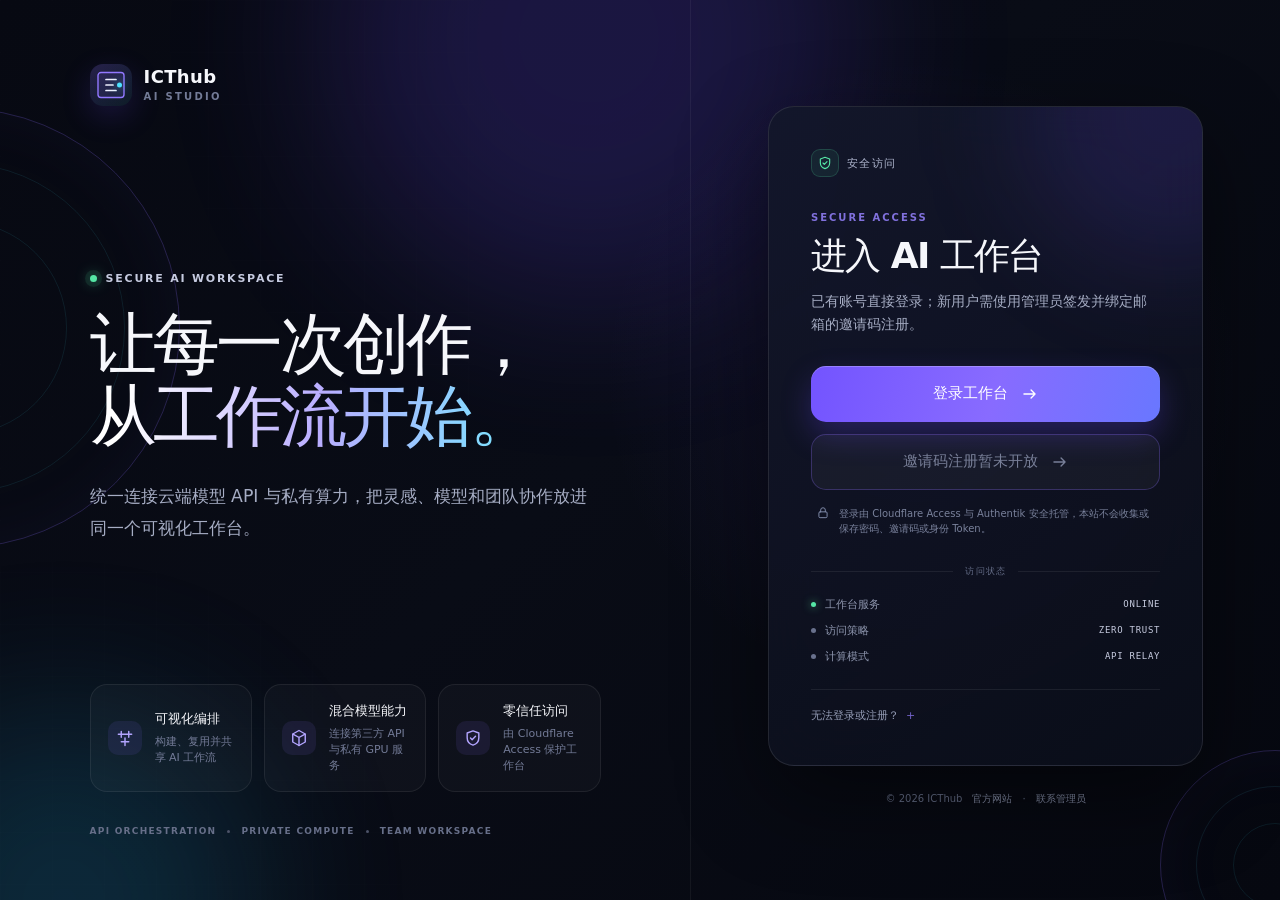
<file: deploy/login-page/index.html>
<!doctype html>
<html lang="zh-CN">
<head>
  <meta charset="UTF-8">
  <meta name="viewport" content="width=device-width, initial-scale=1">
  <meta name="color-scheme" content="dark">
  <meta name="theme-color" content="#080b14">
  <meta name="referrer" content="no-referrer">
  <meta http-equiv="Content-Security-Policy" content="default-src 'self'; base-uri 'none'; form-action https://auth.icthub.top; frame-ancestors 'none'; object-src 'none'">
  <meta name="description" content="ICThub AI Studio 安全登录与邀请码注册入口">
  <title>ICThub AI Studio · 登录</title>
  <link rel="stylesheet" href="styles.css">
  <script src="runtime-config.js"></script>
  <script src="app.js" defer></script>
</head>
<body>
  <div class="ambient" aria-hidden="true">
    <div class="aurora aurora-violet"></div>
    <div class="aurora aurora-cyan"></div>
    <div class="grid"></div>
    <div class="orb orb-one"></div>
    <div class="orb orb-two"></div>
  </div>

  <main class="page-shell">
    <section class="brand-panel" aria-labelledby="hero-title">
      <a class="brand" href="https://icthub.top" aria-label="ICThub 首页">
        <span class="brand-mark" aria-hidden="true">
          <svg viewBox="0 0 42 42" role="img">
            <path d="M11 8.5h20a3 3 0 0 1 3 3v19a3 3 0 0 1-3 3H11a3 3 0 0 1-3-3v-19a3 3 0 0 1 3-3Z"/>
            <path class="mark-line" d="M16 15.5h10M16 21h7M16 26.5h10"/>
            <circle class="mark-node" cx="29.5" cy="21" r="2.5"/>
          </svg>
        </span>
        <span class="brand-copy">
          <strong>ICThub</strong>
          <small>AI Studio</small>
        </span>
      </a>

      <div class="hero-copy">
        <div class="eyebrow">
          <span class="status-dot"></span>
          Secure AI Workspace
        </div>
        <h1 id="hero-title">让每一次创作，<br><span>从工作流开始。</span></h1>
        <p>统一连接云端模型 API 与私有算力，把灵感、模型和团队协作放进同一个可视化工作台。</p>
      </div>

      <div class="capability-list" aria-label="平台能力">
        <article>
          <span class="capability-icon" aria-hidden="true">
            <svg viewBox="0 0 24 24"><path d="M4 7.5h16M7.5 4v7M16.5 4v7M7.5 16.5h9M12 12v9"/></svg>
          </span>
          <div>
            <strong>可视化编排</strong>
            <small>构建、复用并共享 AI 工作流</small>
          </div>
        </article>
        <article>
          <span class="capability-icon" aria-hidden="true">
            <svg viewBox="0 0 24 24"><path d="M12 3 4.5 7.2v9.6L12 21l7.5-4.2V7.2L12 3Z"/><path d="m4.8 7.4 7.2 4 7.2-4M12 11.4V21"/></svg>
          </span>
          <div>
            <strong>混合模型能力</strong>
            <small>连接第三方 API 与私有 GPU 服务</small>
          </div>
        </article>
        <article>
          <span class="capability-icon" aria-hidden="true">
            <svg viewBox="0 0 24 24"><path d="M12 3.5 19 6v5.8c0 4.2-2.7 7.6-7 8.7-4.3-1.1-7-4.5-7-8.7V6l7-2.5Z"/><path d="m9 12 2 2 4-4"/></svg>
          </span>
          <div>
            <strong>零信任访问</strong>
            <small>由 Cloudflare Access 保护工作台</small>
          </div>
        </article>
      </div>

      <div class="brand-footnote">
        <span>API Orchestration</span>
        <i></i>
        <span>Private Compute</span>
        <i></i>
        <span>Team Workspace</span>
      </div>
    </section>

    <section class="login-column" aria-labelledby="login-title">
      <div class="login-card">
        <div class="card-glow" aria-hidden="true"></div>
        <div class="security-label">
          <span class="shield" aria-hidden="true">
            <svg viewBox="0 0 24 24"><path d="M12 3.5 19 6v5.8c0 4.2-2.7 7.6-7 8.7-4.3-1.1-7-4.5-7-8.7V6l7-2.5Z"/><path d="m9 12 2 2 4-4"/></svg>
          </span>
          安全访问
        </div>

        <header>
          <p class="welcome">SECURE ACCESS</p>
          <h2 id="login-title">进入 AI 工作台</h2>
          <p>已有账号直接登录；新用户需使用管理员签发并绑定邮箱的邀请码注册。</p>
        </header>

        <div class="action-list">
          <a class="login-button" id="workspace-link" href="https://comfy.icthub.top">
            <span>登录工作台</span>
            <svg viewBox="0 0 24 24" aria-hidden="true"><path d="M5 12h14M14 7l5 5-5 5"/></svg>
          </a>
          <a class="login-button secondary" id="registration-link" href="https://register.icthub.top" aria-disabled="true">
            <span>邀请码注册暂未开放</span>
            <svg viewBox="0 0 24 24" aria-hidden="true"><path d="M5 12h14M14 7l5 5-5 5"/></svg>
          </a>
        </div>

        <p class="access-note">
          <span aria-hidden="true">
            <svg viewBox="0 0 24 24"><rect x="5" y="10" width="14" height="10" rx="2"/><path d="M8 10V7a4 4 0 0 1 8 0v3"/></svg>
          </span>
          登录由 Cloudflare Access 与 Authentik 安全托管，本站不会收集或保存密码、邀请码或身份 Token。
        </p>

        <div class="divider"><span>访问状态</span></div>

        <dl class="status-list">
          <div>
            <dt><span class="status-indicator active"></span>工作台服务</dt>
            <dd>Online</dd>
          </div>
          <div>
            <dt><span class="status-indicator"></span>访问策略</dt>
            <dd>Zero Trust</dd>
          </div>
          <div>
            <dt><span class="status-indicator"></span>计算模式</dt>
            <dd>API Relay</dd>
          </div>
        </dl>

        <details class="help">
          <summary>无法登录或注册？</summary>
          <p>请确认账号已完成邮箱验证，或邀请码仍在 24 小时有效期内且由管理员绑定到你的邮箱。需要帮助时请联系 ICThub 工作台管理员。</p>
        </details>
      </div>

      <footer class="page-footer">
        <span>© <span id="current-year">2026</span> ICThub</span>
        <a href="https://icthub.top" rel="noreferrer">官方网站</a>
        <span aria-hidden="true">·</span>
        <a href="mailto:admin@icthub.top">联系管理员</a>
      </footer>
    </section>
  </main>
</body>
</html>
</file>
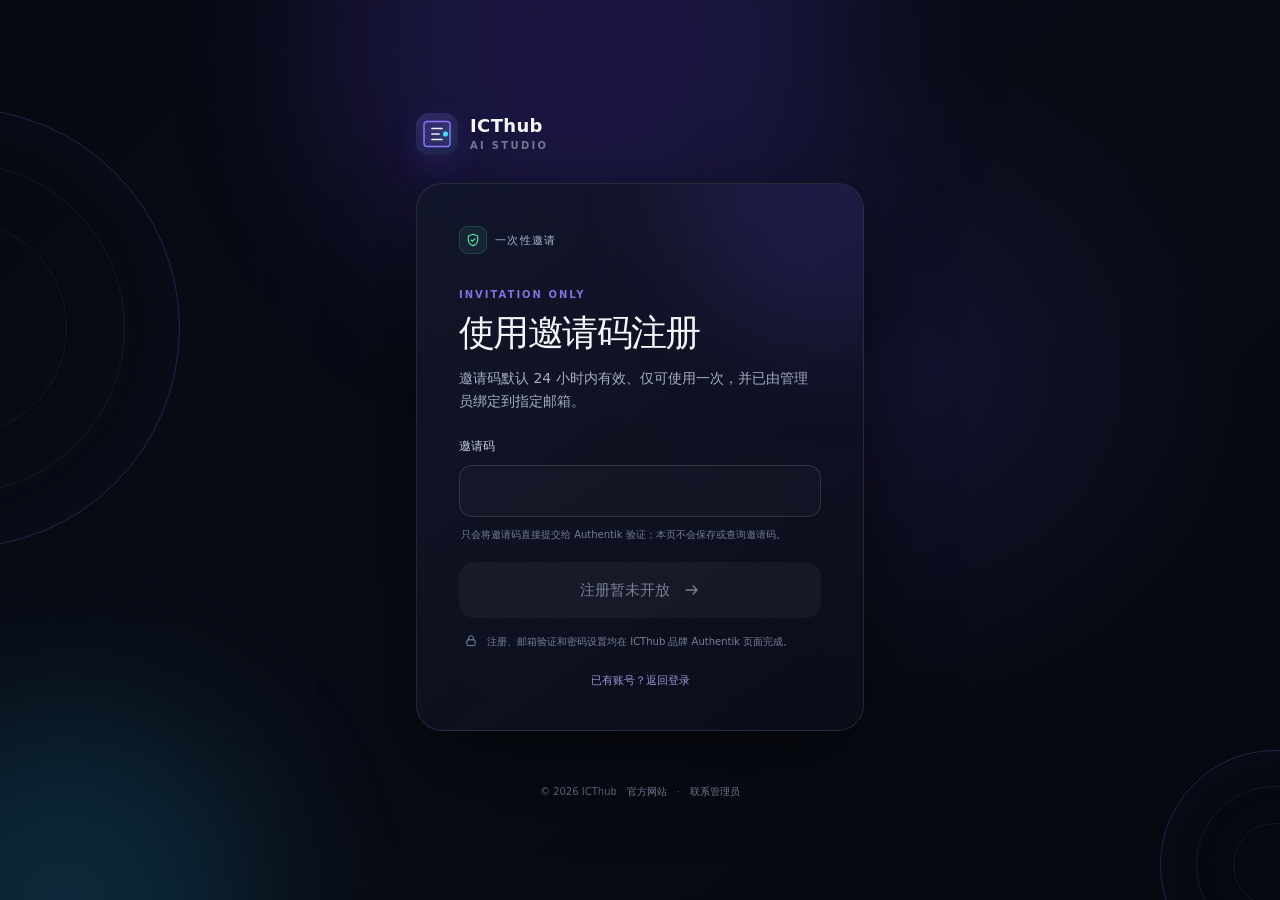
<file: deploy/login-page/register.html>
<!doctype html>
<html lang="zh-CN">
<head>
  <meta charset="UTF-8">
  <meta name="viewport" content="width=device-width, initial-scale=1">
  <meta name="color-scheme" content="dark">
  <meta name="theme-color" content="#080b14">
  <meta name="referrer" content="no-referrer">
  <meta http-equiv="Content-Security-Policy" content="default-src 'self'; base-uri 'none'; form-action https://auth.icthub.top; frame-ancestors 'none'; object-src 'none'">
  <meta name="description" content="ICThub AI Studio 邀请码注册入口">
  <title>ICThub AI Studio · 邀请码注册</title>
  <link rel="stylesheet" href="styles.css">
  <script src="runtime-config.js"></script>
  <script src="app.js" defer></script>
</head>
<body>
  <div class="ambient" aria-hidden="true">
    <div class="aurora aurora-violet"></div>
    <div class="aurora aurora-cyan"></div>
    <div class="grid"></div>
    <div class="orb orb-one"></div>
    <div class="orb orb-two"></div>
  </div>

  <main class="registration-shell">
    <section class="login-column registration-column" aria-labelledby="registration-title">
      <a class="brand registration-brand" href="https://login.icthub.top" aria-label="返回 ICThub 登录入口">
        <span class="brand-mark" aria-hidden="true">
          <svg viewBox="0 0 42 42" role="img">
            <path d="M11 8.5h20a3 3 0 0 1 3 3v19a3 3 0 0 1-3 3H11a3 3 0 0 1-3-3v-19a3 3 0 0 1 3-3Z"/>
            <path class="mark-line" d="M16 15.5h10M16 21h7M16 26.5h10"/>
            <circle class="mark-node" cx="29.5" cy="21" r="2.5"/>
          </svg>
        </span>
        <span class="brand-copy">
          <strong>ICThub</strong>
          <small>AI Studio</small>
        </span>
      </a>

      <div class="login-card registration-card">
        <div class="card-glow" aria-hidden="true"></div>
        <div class="security-label">
          <span class="shield" aria-hidden="true">
            <svg viewBox="0 0 24 24"><path d="M12 3.5 19 6v5.8c0 4.2-2.7 7.6-7 8.7-4.3-1.1-7-4.5-7-8.7V6l7-2.5Z"/><path d="m9 12 2 2 4-4"/></svg>
          </span>
          一次性邀请
        </div>

        <header>
          <p class="welcome">INVITATION ONLY</p>
          <h1 id="registration-title">使用邀请码注册</h1>
          <p>邀请码默认 24 小时内有效、仅可使用一次，并已由管理员绑定到指定邮箱。</p>
        </header>

        <form class="registration-form" id="registration-form" action="https://auth.icthub.top/if/flow/icthub-invitation-enrollment/" method="get">
          <label for="invitation-token">邀请码</label>
          <input id="invitation-token" name="itoken" type="text" minlength="16" maxlength="128" pattern="[A-Za-z0-9_-]{16,128}" autocomplete="off" autocapitalize="none" spellcheck="false" required disabled aria-describedby="invitation-help">
          <p id="invitation-help">只会将邀请码直接提交给 Authentik 验证；本页不会保存或查询邀请码。</p>
          <button class="login-button" id="registration-submit" type="submit" disabled>
            <span>注册暂未开放</span>
            <svg viewBox="0 0 24 24" aria-hidden="true"><path d="M5 12h14M14 7l5 5-5 5"/></svg>
          </button>
        </form>

        <p class="access-note">
          <span aria-hidden="true">
            <svg viewBox="0 0 24 24"><rect x="5" y="10" width="14" height="10" rx="2"/><path d="M8 10V7a4 4 0 0 1 8 0v3"/></svg>
          </span>
          注册、邮箱验证和密码设置均在 ICThub 品牌 Authentik 页面完成。
        </p>

        <a class="back-link" href="https://login.icthub.top">已有账号？返回登录</a>
      </div>

      <footer class="page-footer">
        <span>© <span id="current-year">2026</span> ICThub</span>
        <a href="https://icthub.top" rel="noreferrer">官方网站</a>
        <span aria-hidden="true">·</span>
        <a href="mailto:admin@icthub.top">联系管理员</a>
      </footer>
    </section>
  </main>
</body>
</html>
</file>
<file: deploy/login-page/styles.css>
:root {
  --bg: #070912;
  --surface: rgba(15, 19, 34, 0.84);
  --surface-border: rgba(255, 255, 255, 0.1);
  --text: #f6f7fb;
  --muted: #a6adc4;
  --subtle: #737b97;
  --violet: #8b6cff;
  --violet-deep: #6d4aff;
  --cyan: #4ee1ff;
  --green: #55e6a5;
  --shadow: 0 32px 90px rgba(0, 0, 0, 0.48);
  font-family: Inter, "SF Pro Display", "PingFang SC", "Microsoft YaHei", system-ui, sans-serif;
  color: var(--text);
  background: var(--bg);
  font-synthesis: none;
}

* {
  box-sizing: border-box;
}

html {
  min-width: 320px;
  min-height: 100%;
  background: var(--bg);
}

body {
  min-height: 100vh;
  margin: 0;
  overflow-x: hidden;
  background:
    radial-gradient(circle at 72% 42%, rgba(109, 74, 255, 0.11), transparent 30%),
    linear-gradient(135deg, #070912 0%, #090c16 48%, #060810 100%);
}

button,
a,
summary {
  -webkit-tap-highlight-color: transparent;
}

a {
  color: inherit;
}

.ambient {
  position: fixed;
  inset: 0;
  pointer-events: none;
  overflow: hidden;
}

.grid {
  position: absolute;
  inset: 0;
  opacity: 0.21;
  background-image:
    linear-gradient(rgba(255, 255, 255, 0.035) 1px, transparent 1px),
    linear-gradient(90deg, rgba(255, 255, 255, 0.035) 1px, transparent 1px);
  background-size: 52px 52px;
  mask-image: linear-gradient(to right, black, transparent 74%);
}

.aurora {
  position: absolute;
  border-radius: 999px;
  filter: blur(85px);
  opacity: 0.19;
  animation: drift 15s ease-in-out infinite alternate;
}

.aurora-violet {
  width: 42vw;
  height: 42vw;
  top: -18vw;
  left: 25vw;
  background: var(--violet-deep);
}

.aurora-cyan {
  width: 30vw;
  height: 30vw;
  bottom: -15vw;
  left: -10vw;
  background: #1ea9d6;
  animation-delay: -5s;
}

.orb {
  position: absolute;
  border: 1px solid rgba(139, 108, 255, 0.24);
  border-radius: 50%;
  box-shadow: inset 0 0 70px rgba(139, 108, 255, 0.045);
}

.orb::before,
.orb::after {
  content: "";
  position: absolute;
  border-radius: inherit;
  border: 1px solid rgba(78, 225, 255, 0.09);
}

.orb-one {
  width: 440px;
  height: 440px;
  top: 12%;
  left: -260px;
}

.orb-one::before {
  inset: 54px;
}

.orb-one::after {
  inset: 112px;
}

.orb-two {
  width: 230px;
  height: 230px;
  right: -110px;
  bottom: -80px;
}

.orb-two::before {
  inset: 35px;
}

.orb-two::after {
  inset: 72px;
}

.page-shell {
  position: relative;
  z-index: 1;
  display: grid;
  grid-template-columns: minmax(0, 1.08fr) minmax(400px, 0.92fr);
  min-height: 100vh;
}

.brand-panel {
  display: flex;
  min-width: 0;
  flex-direction: column;
  min-height: 100vh;
  padding: clamp(34px, 5vw, 72px) clamp(32px, 7vw, 110px);
  border-right: 1px solid rgba(255, 255, 255, 0.055);
}

.brand {
  display: inline-flex;
  width: fit-content;
  align-items: center;
  gap: 12px;
  text-decoration: none;
}

.brand-mark {
  display: grid;
  width: 42px;
  height: 42px;
  place-items: center;
  border-radius: 13px;
  background: linear-gradient(145deg, rgba(139, 108, 255, 0.24), rgba(78, 225, 255, 0.09));
  box-shadow: 0 10px 30px rgba(109, 74, 255, 0.18);
}

.brand-mark svg {
  width: 100%;
  height: 100%;
  fill: none;
  stroke: url(#brand-gradient);
}

.brand-mark svg > :first-child {
  fill: rgba(139, 108, 255, 0.1);
  stroke: #9278ff;
  stroke-width: 1.4;
}

.brand-mark .mark-line {
  stroke: #eff1ff;
  stroke-width: 1.7;
  stroke-linecap: round;
}

.brand-mark .mark-node {
  fill: var(--cyan);
  stroke: none;
  filter: drop-shadow(0 0 5px rgba(78, 225, 255, 0.85));
}

.brand-copy {
  display: grid;
  line-height: 1;
}

.brand-copy strong {
  font-size: 18px;
  letter-spacing: 0.02em;
}

.brand-copy small {
  margin-top: 6px;
  color: var(--subtle);
  font-size: 10px;
  font-weight: 700;
  letter-spacing: 0.23em;
  text-transform: uppercase;
}

.hero-copy {
  width: min(680px, 100%);
  margin: auto 0;
  padding: 70px 0 48px;
}

.eyebrow {
  display: inline-flex;
  align-items: center;
  gap: 9px;
  margin-bottom: 24px;
  color: #c6cbe0;
  font-size: 11px;
  font-weight: 700;
  letter-spacing: 0.16em;
  text-transform: uppercase;
}

.status-dot {
  width: 7px;
  height: 7px;
  border-radius: 50%;
  background: var(--green);
  box-shadow: 0 0 0 5px rgba(85, 230, 165, 0.09), 0 0 14px rgba(85, 230, 165, 0.8);
}

.hero-copy h1 {
  max-width: 680px;
  margin: 0;
  font-size: clamp(40px, 5.2vw, 72px);
  font-weight: 720;
  letter-spacing: -0.055em;
  line-height: 1.08;
}

.hero-copy h1 span {
  color: transparent;
  background: linear-gradient(95deg, #ffffff 8%, #b9adff 52%, #73e8ff 100%);
  background-clip: text;
  -webkit-background-clip: text;
}

.hero-copy > p {
  max-width: 590px;
  margin: 28px 0 0;
  overflow-wrap: anywhere;
  color: var(--muted);
  font-size: clamp(15px, 1.35vw, 18px);
  line-height: 1.85;
}

.capability-list {
  display: grid;
  grid-template-columns: repeat(3, minmax(0, 1fr));
  gap: 12px;
  width: min(740px, 100%);
}

.capability-list article {
  display: flex;
  min-height: 94px;
  align-items: center;
  gap: 13px;
  padding: 17px;
  border: 1px solid rgba(255, 255, 255, 0.07);
  border-radius: 17px;
  background: rgba(255, 255, 255, 0.026);
  transition: border-color 180ms ease, background 180ms ease, transform 180ms ease;
}

.capability-list article:hover {
  transform: translateY(-2px);
  border-color: rgba(139, 108, 255, 0.25);
  background: rgba(139, 108, 255, 0.055);
}

.capability-icon {
  display: grid;
  flex: 0 0 auto;
  width: 34px;
  height: 34px;
  place-items: center;
  border-radius: 10px;
  background: rgba(139, 108, 255, 0.1);
  color: #b3a5ff;
}

.capability-icon svg,
.shield svg,
.access-note svg,
.login-button svg {
  width: 20px;
  height: 20px;
  fill: none;
  stroke: currentColor;
  stroke-width: 1.7;
  stroke-linecap: round;
  stroke-linejoin: round;
}

.capability-list article div {
  display: grid;
  gap: 6px;
}

.capability-list strong {
  font-size: 13px;
  font-weight: 650;
}

.capability-list small {
  color: var(--subtle);
  font-size: 11px;
  line-height: 1.45;
}

.brand-footnote {
  display: flex;
  align-items: center;
  gap: 11px;
  margin-top: 34px;
  color: #676f89;
  font-size: 9px;
  font-weight: 700;
  letter-spacing: 0.14em;
  text-transform: uppercase;
}

.brand-footnote i {
  width: 3px;
  height: 3px;
  border-radius: 50%;
  background: #4d5368;
}

.login-column {
  display: flex;
  min-width: 0;
  min-height: 100vh;
  flex-direction: column;
  align-items: center;
  justify-content: center;
  padding: 42px clamp(28px, 6vw, 92px) 30px;
}

.login-card {
  position: relative;
  width: min(448px, 100%);
  min-width: 0;
  overflow: hidden;
  padding: clamp(28px, 4vw, 42px);
  border: 1px solid var(--surface-border);
  border-radius: 26px;
  background: linear-gradient(145deg, rgba(19, 23, 42, 0.92), rgba(11, 14, 26, 0.86));
  box-shadow: var(--shadow);
  backdrop-filter: blur(24px);
  -webkit-backdrop-filter: blur(24px);
}

.card-glow {
  position: absolute;
  top: -140px;
  right: -120px;
  width: 300px;
  height: 300px;
  border-radius: 50%;
  background: rgba(112, 78, 255, 0.14);
  filter: blur(54px);
  pointer-events: none;
}

.security-label {
  position: relative;
  display: flex;
  align-items: center;
  gap: 8px;
  color: #aeb5cd;
  font-size: 11px;
  font-weight: 700;
  letter-spacing: 0.12em;
  text-transform: uppercase;
}

.shield {
  display: grid;
  width: 28px;
  height: 28px;
  place-items: center;
  border: 1px solid rgba(85, 230, 165, 0.18);
  border-radius: 9px;
  color: var(--green);
  background: rgba(85, 230, 165, 0.07);
}

.shield svg {
  width: 16px;
  height: 16px;
}

.login-card header {
  position: relative;
  margin: 35px 0 30px;
}

.welcome {
  margin: 0 0 12px;
  color: #8171dd;
  font-size: 10px;
  font-weight: 800;
  letter-spacing: 0.2em;
}

.login-card h1,
.login-card h2 {
  margin: 0;
  font-size: clamp(28px, 3vw, 36px);
  letter-spacing: -0.045em;
  line-height: 1.15;
}

.login-card header > p:last-child {
  margin: 13px 0 0;
  color: var(--muted);
  font-size: 14px;
  line-height: 1.65;
}

.action-list {
  display: grid;
  gap: 12px;
}

.login-button {
  position: relative;
  display: flex;
  min-height: 56px;
  align-items: center;
  justify-content: center;
  gap: 12px;
  overflow: hidden;
  border-radius: 15px;
  color: #fff;
  background: linear-gradient(105deg, #7354ff 0%, #886bff 52%, #6977ff 100%);
  box-shadow: 0 13px 30px rgba(109, 74, 255, 0.26), inset 0 1px rgba(255, 255, 255, 0.24);
  font-size: 15px;
  font-weight: 700;
  text-decoration: none;
  transition: transform 180ms ease, box-shadow 180ms ease, filter 180ms ease;
}

.login-button::before {
  content: "";
  position: absolute;
  inset: 0;
  transform: translateX(-105%);
  background: linear-gradient(90deg, transparent, rgba(255, 255, 255, 0.16), transparent);
  transition: transform 650ms ease;
}

.login-button:hover {
  transform: translateY(-2px);
  filter: saturate(1.08);
  box-shadow: 0 17px 38px rgba(109, 74, 255, 0.34), inset 0 1px rgba(255, 255, 255, 0.26);
}

.login-button:hover::before {
  transform: translateX(105%);
}

.login-button.secondary {
  border: 1px solid rgba(139, 108, 255, 0.28);
  color: #d9d4ff;
  background: rgba(139, 108, 255, 0.08);
  box-shadow: none;
}

.login-button.secondary:hover {
  background: rgba(139, 108, 255, 0.14);
  box-shadow: 0 13px 28px rgba(52, 35, 116, 0.18);
}

.login-button[aria-disabled="true"],
.login-button:disabled {
  cursor: not-allowed;
  color: #787f98;
  background: rgba(255, 255, 255, 0.04);
  box-shadow: none;
  filter: none;
  pointer-events: auto;
}

.login-button[aria-disabled="true"]:hover,
.login-button:disabled:hover {
  transform: none;
  box-shadow: none;
}

.login-button:focus-visible,
.brand:focus-visible,
.page-footer a:focus-visible,
.help summary:focus-visible,
.registration-form input:focus-visible,
.back-link:focus-visible {
  outline: 2px solid var(--cyan);
  outline-offset: 4px;
}

.login-button svg {
  width: 19px;
  transition: transform 180ms ease;
}

.login-button:hover svg {
  transform: translateX(3px);
}

.login-button.is-leaving {
  pointer-events: none;
  filter: saturate(0.75);
}

.access-note {
  display: flex;
  align-items: flex-start;
  gap: 9px;
  margin: 16px 5px 0;
  color: #79819b;
  font-size: 10px;
  line-height: 1.55;
}

.access-note > span {
  display: grid;
  flex: 0 0 auto;
  place-items: center;
  color: #7f8aa8;
}

.access-note svg {
  width: 14px;
  height: 14px;
}

.divider {
  display: flex;
  align-items: center;
  gap: 12px;
  margin: 28px 0 19px;
  color: #636b85;
  font-size: 9px;
  font-weight: 700;
  letter-spacing: 0.12em;
  text-transform: uppercase;
}

.divider::before,
.divider::after {
  content: "";
  height: 1px;
  flex: 1;
  background: rgba(255, 255, 255, 0.07);
}

.status-list {
  display: grid;
  gap: 11px;
  margin: 0;
}

.status-list > div {
  display: flex;
  align-items: center;
  justify-content: space-between;
  gap: 20px;
}

.status-list dt {
  display: flex;
  align-items: center;
  gap: 9px;
  color: #8f97af;
  font-size: 11px;
}

.status-list dd {
  margin: 0;
  color: #c7cce0;
  font-family: "SFMono-Regular", Consolas, monospace;
  font-size: 9px;
  letter-spacing: 0.08em;
  text-transform: uppercase;
}

.status-indicator {
  width: 5px;
  height: 5px;
  border-radius: 50%;
  background: #69718d;
}

.status-indicator.active {
  background: var(--green);
  box-shadow: 0 0 8px rgba(85, 230, 165, 0.7);
}

.help {
  margin-top: 25px;
  border-top: 1px solid rgba(255, 255, 255, 0.07);
  padding-top: 18px;
}

.help summary {
  width: fit-content;
  cursor: pointer;
  color: #979fb8;
  font-size: 11px;
  list-style: none;
}

.help summary::-webkit-details-marker {
  display: none;
}

.help summary::after {
  content: "+";
  margin-left: 7px;
  color: #7363c9;
}

.help[open] summary::after {
  content: "−";
}

.help p {
  margin: 12px 0 0;
  color: #747c96;
  font-size: 11px;
  line-height: 1.65;
}

.page-footer {
  display: flex;
  flex-wrap: wrap;
  align-items: center;
  justify-content: center;
  gap: 10px;
  margin-top: 26px;
  color: #656d86;
  font-size: 10px;
}

.page-footer a {
  color: #8189a2;
  text-decoration: none;
}

.page-footer a:hover {
  color: #c2c8dd;
}

.registration-shell {
  position: relative;
  z-index: 1;
  min-height: 100vh;
}

.registration-column {
  gap: 28px;
}

.registration-brand {
  width: min(448px, 100%);
}

.registration-card header {
  margin-bottom: 25px;
}

.registration-form {
  display: grid;
  gap: 10px;
}

.registration-form label {
  color: #c7cce0;
  font-size: 12px;
  font-weight: 700;
}

.registration-form input {
  width: 100%;
  min-height: 52px;
  border: 1px solid rgba(255, 255, 255, 0.12);
  border-radius: 13px;
  padding: 0 15px;
  color: var(--text);
  background: rgba(5, 7, 14, 0.68);
  font-family: "SFMono-Regular", Consolas, monospace;
  font-size: 14px;
  letter-spacing: 0.03em;
}

.registration-form input:disabled {
  cursor: not-allowed;
  color: #69718d;
  background: rgba(255, 255, 255, 0.025);
}

.registration-form input:invalid:not(:placeholder-shown) {
  border-color: rgba(255, 116, 135, 0.56);
}

.registration-form > p {
  margin: 0 2px 10px;
  color: var(--subtle);
  font-size: 10px;
  line-height: 1.55;
}

.registration-form button {
  border: 0;
}

.back-link {
  display: block;
  width: fit-content;
  margin: 23px auto 0;
  color: #9d94d8;
  font-size: 11px;
  text-decoration: none;
}

.back-link:hover {
  color: #d7d2ff;
}

@keyframes drift {
  from {
    transform: translate3d(-2%, -2%, 0) scale(0.96);
  }
  to {
    transform: translate3d(5%, 4%, 0) scale(1.07);
  }
}

@media (max-width: 1080px) {
  .page-shell {
    grid-template-columns: 1fr minmax(380px, 0.9fr);
  }

  .brand-panel {
    padding-inline: 46px;
  }

  .capability-list {
    grid-template-columns: 1fr;
  }

  .capability-list article {
    min-height: auto;
  }

  .brand-footnote {
    display: none;
  }
}

@media (max-width: 820px) {
  .page-shell {
    display: block;
  }

  .brand-panel {
    min-height: auto;
    padding: 28px 24px 32px;
    border-right: 0;
  }

  .hero-copy {
    margin: 80px 0 0;
    padding: 0;
  }

  .hero-copy h1 {
    font-size: clamp(38px, 11vw, 60px);
  }

  .hero-copy > p {
    margin-top: 20px;
  }

  .capability-list {
    display: none;
  }

  .login-column {
    min-height: auto;
    padding: 10px 18px 30px;
  }

  .login-card {
    width: 100%;
  }

  .grid {
    mask-image: linear-gradient(to bottom, black, transparent 85%);
  }
}

@media (max-width: 480px) {
  .brand-panel {
    padding-inline: 20px;
  }

  .hero-copy {
    margin-top: 62px;
  }

  .hero-copy h1 {
    font-size: 38px;
  }

  .hero-copy > p {
    font-size: 14px;
  }

  .login-column {
    padding-inline: 12px;
  }

  .login-card {
    padding: 26px 22px;
    border-radius: 22px;
  }
}

@media (prefers-reduced-motion: reduce) {
  *,
  *::before,
  *::after {
    scroll-behavior: auto !important;
    animation-duration: 0.01ms !important;
    animation-iteration-count: 1 !important;
    transition-duration: 0.01ms !important;
  }
}
</file>
